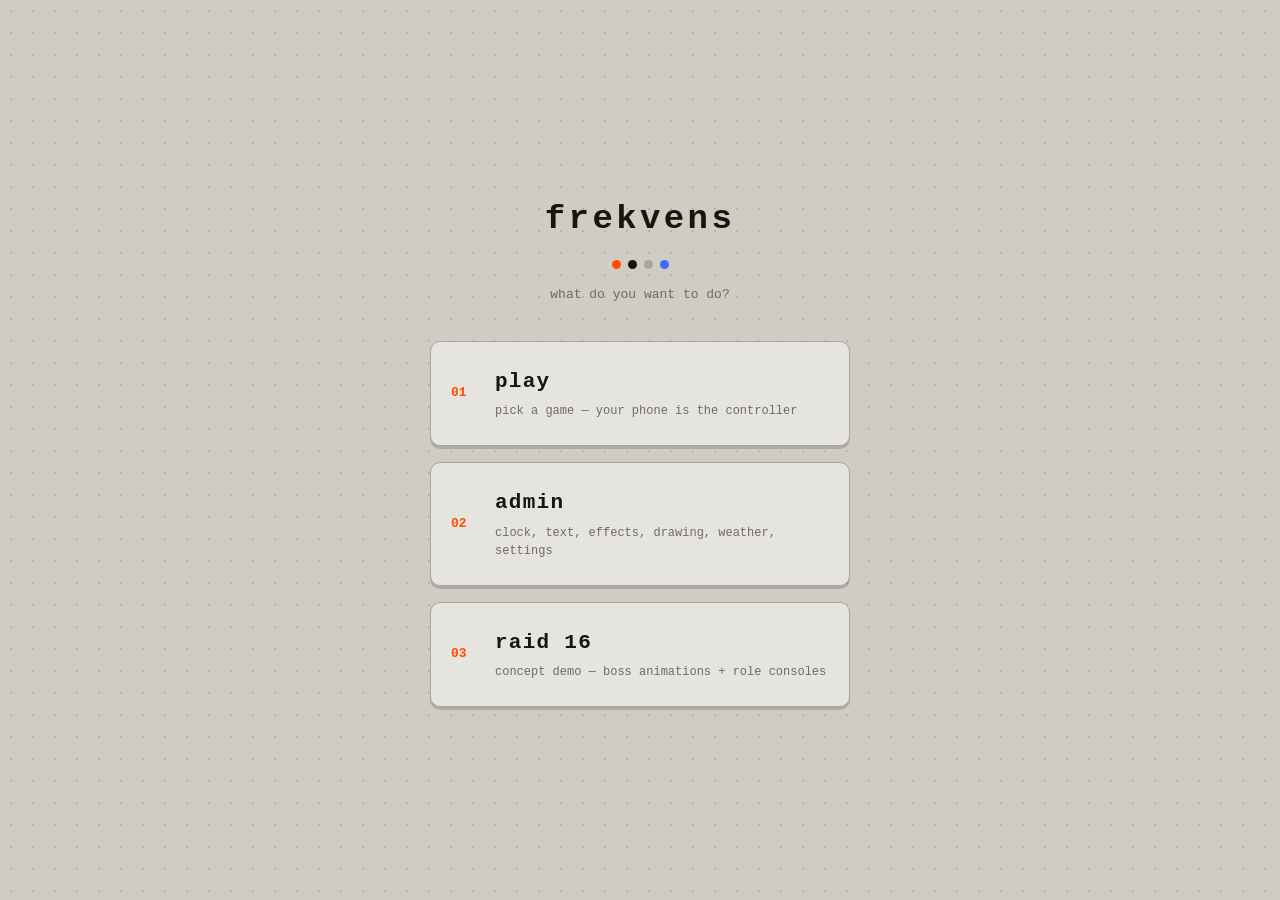
<file: esp32/data/index.html>
<!DOCTYPE html>
<html lang="en">
<head>
<meta charset="UTF-8">
<meta name="viewport" content="width=device-width, initial-scale=1">
<title>Frekvens</title>
<link rel="stylesheet" href="style.css">
</head>
<body>
<div class="landing">
  <h1 class="landing-logo">FREKVENS</h1>
  <p class="landing-sub">what do you want to do?</p>

  <a class="landing-card" href="play.html">
    <span class="landing-card-title">PLAY</span>
    <span class="landing-card-desc">pick a game — your phone is the controller</span>
  </a>

  <a class="landing-card" href="admin.html">
    <span class="landing-card-title">ADMIN</span>
    <span class="landing-card-desc">clock, text, effects, drawing, weather, settings</span>
  </a>

  <a class="landing-card" href="raid.html">
    <span class="landing-card-title">RAID 16</span>
    <span class="landing-card-desc">concept demo — boss animations + role consoles</span>
  </a>
</div>
</body>
</html>
</file>
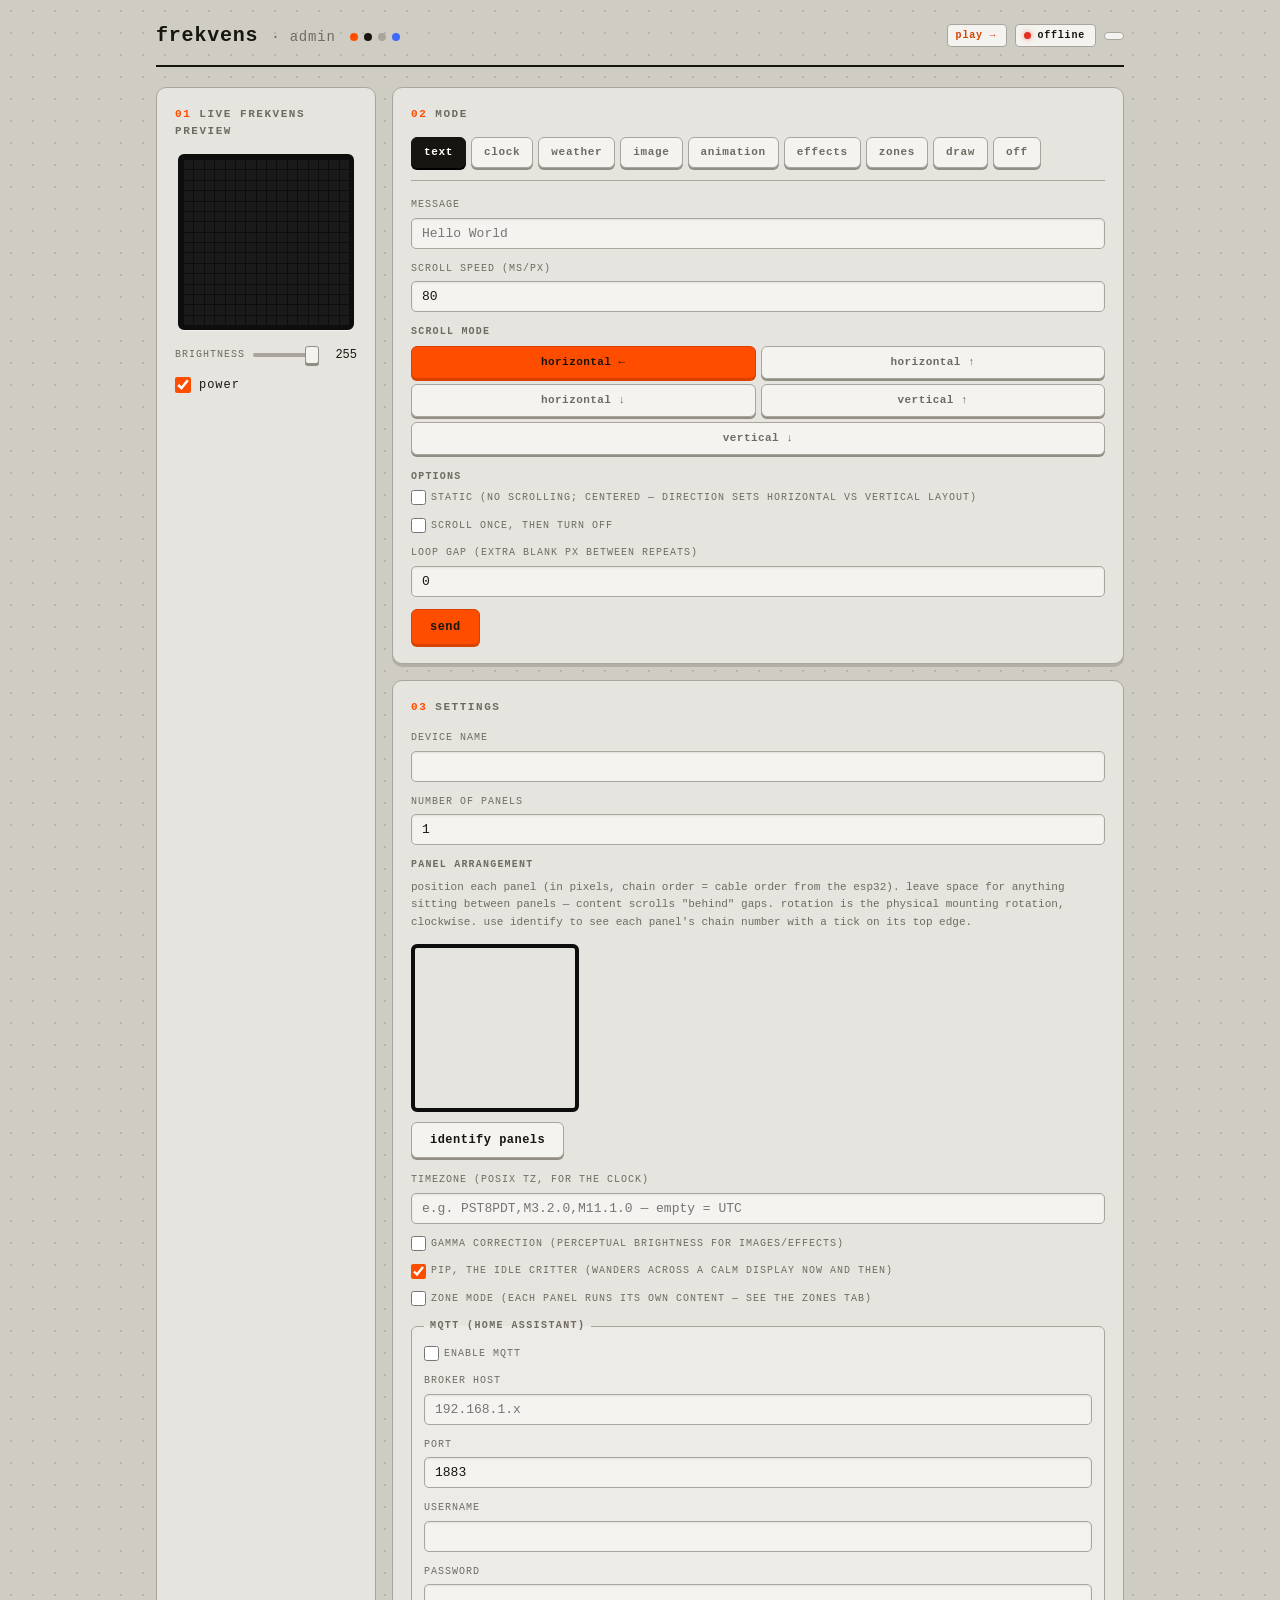
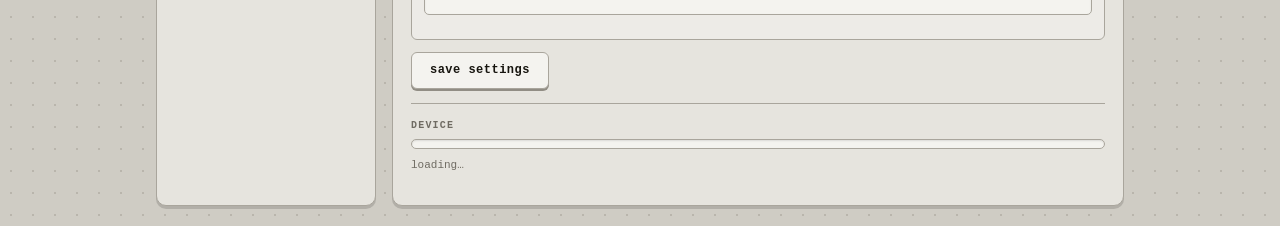
<file: esp32/data/admin.html>
<!DOCTYPE html>
<html lang="en">
<head>
<meta charset="UTF-8">
<meta name="viewport" content="width=device-width, initial-scale=1">
<title>Frekvens Controller</title>
<link rel="stylesheet" href="style.css">
</head>
<body>
<div class="app">
  <header>
    <h1><a href="index.html" class="home-link">Frekvens</a> <span class="crumb">· Admin</span></h1>
    <div class="status-bar">
      <a href="play.html" class="chip chip-link">Play →</a>
      <span id="conn-status" class="chip offline">Connecting…</span>
      <span id="ip-label" class="chip"></span>
    </div>
  </header>

  <div class="main-grid">
    <!-- Live preview -->
    <section class="panel preview-panel">
      <h2>Live Frekvens Preview</h2>
      <div class="canvas-wrap">
        <canvas id="preview" width="160" height="160"></canvas>
      </div>
      <div class="brightness-row">
        <label>Brightness</label>
        <input type="range" id="brightness" min="0" max="255" value="255">
        <span id="brightness-val">255</span>
      </div>
      <label class="power-row">
        <input type="checkbox" id="power" checked>
        <span>Power</span>
      </label>
    </section>

    <!-- Mode selector + controls -->
    <section class="panel controls-panel">
      <h2>Mode</h2>
      <div class="tabs" id="mode-tabs">
        <button class="tab active" data-mode="text">Text</button>
        <button class="tab"        data-mode="clock">Clock</button>
        <button class="tab"        data-mode="weather">Weather</button>
        <button class="tab"        data-mode="image">Image</button>
        <button class="tab"        data-mode="animation">Animation</button>
        <button class="tab"        data-mode="effects">Effects</button>
        <button class="tab"        data-mode="zones">Zones</button>
        <button class="tab"        data-mode="draw">Draw</button>
        <button class="tab"        data-mode="off">Off</button>
      </div>

      <!-- Text mode -->
      <div class="mode-pane active" id="pane-text">
        <label>Message
          <input type="text" id="text-input" maxlength="255" placeholder="Hello World">
        </label>
        <label>Scroll speed (ms/px)
          <input type="number" id="scroll-ms" min="20" max="500" value="80">
        </label>

        <h3>Scroll mode</h3>
        <div class="scroll-mode-grid" id="text-scroll-mode">
          <button type="button" class="segmented-btn active" data-mode="horizontal_west">Horizontal &#8592;</button>
          <button type="button" class="segmented-btn" data-mode="horizontal_north">Horizontal &#8593;</button>
          <button type="button" class="segmented-btn" data-mode="horizontal_south">Horizontal &#8595;</button>
          <button type="button" class="segmented-btn" data-mode="vertical_north">Vertical &#8593;</button>
          <button type="button" class="segmented-btn" data-mode="vertical_south">Vertical &#8595;</button>
        </div>

        <h3>Options</h3>
        <label class="inline-check">
          <input type="checkbox" id="text-static">
          Static (no scrolling; centered — direction sets horizontal vs vertical layout)
        </label>
        <label class="inline-check">
          <input type="checkbox" id="text-once">
          Scroll once, then turn off
        </label>
        <label>Loop gap (extra blank px between repeats)
          <input type="number" id="text-gap" min="0" max="64" value="0">
        </label>

        <button class="btn-primary" id="send-text">Send</button>
      </div>

      <!-- Clock mode -->
      <div class="mode-pane" id="pane-clock">
        <p class="hint">Hours over minutes with a blinking colon. Time comes from NTP —
        set your timezone in Settings (empty = UTC).</p>
        <h3>Format</h3>
        <div class="segmented" id="clock-format">
          <button type="button" class="segmented-btn active" data-h24="1">24-hour</button>
          <button type="button" class="segmented-btn" data-h24="0">12-hour</button>
        </div>
        <button class="btn-primary" id="send-clock">Show Clock</button>
      </div>

      <!-- Weather mode -->
      <div class="mode-pane" id="pane-weather">
        <p class="hint">The panel as a tiny window on the sky. "Live" tracks your Home Assistant
        forecast automatically; the rest are manual scenes to preview.</p>
        <div class="scroll-mode-grid weather-grid" id="weather-grid">
          <button type="button" class="segmented-btn" data-cond="auto">Live &#127756;</button>
          <button type="button" class="segmented-btn" data-cond="sunny">Sun</button>
          <button type="button" class="segmented-btn" data-cond="clear-night">Night</button>
          <button type="button" class="segmented-btn" data-cond="partlycloudy">Partly</button>
          <button type="button" class="segmented-btn" data-cond="cloudy">Clouds</button>
          <button type="button" class="segmented-btn" data-cond="fog">Fog</button>
          <button type="button" class="segmented-btn" data-cond="rainy">Rain</button>
          <button type="button" class="segmented-btn" data-cond="snowy">Snow</button>
          <button type="button" class="segmented-btn" data-cond="snowy-rainy">Sleet</button>
          <button type="button" class="segmented-btn" data-cond="lightning">Storm</button>
          <button type="button" class="segmented-btn" data-cond="windy">Wind</button>
        </div>
      </div>

      <!-- Image mode -->
      <div class="mode-pane" id="pane-image">
        <p class="hint">Upload a PNG/JPEG. It will be resized to the canvas (your panel arrangement's bounding box) and converted to 8-bit grayscale.</p>
        <label class="file-label">
          Choose file
          <input type="file" id="img-file" accept="image/*">
        </label>
        <label class="inline-check">
          <input type="checkbox" id="img-invert">
          Invert (swap dark/light)
        </label>
        <div id="img-preview-wrap" style="display:none">
          <canvas id="img-preview" width="160" height="160"></canvas>
        </div>
        <button class="btn-primary" id="upload-img" disabled>Upload &amp; Display</button>
        <hr>
        <h3>Saved images</h3>
        <ul id="image-list" class="file-list"></ul>
      </div>

      <!-- Animation mode -->
      <div class="mode-pane" id="pane-animation">
        <p class="hint">Upload a GIF. Each frame will be extracted and stored. Max 64KB total.</p>
        <label class="file-label">
          Choose GIF
          <input type="file" id="anim-file" accept="image/gif">
        </label>
        <label>Frame delay (ms)
          <input type="number" id="anim-frame-ms" min="20" max="2000" value="100">
        </label>
        <label class="inline-check">
          <input type="checkbox" id="anim-loop" checked>
          Loop
        </label>
        <label class="inline-check">
          <input type="checkbox" id="anim-invert">
          Invert (swap dark/light)
        </label>
        <div class="brightness-row">
          <label>Grey levels</label>
          <input type="range" id="anim-levels" min="2" max="17" value="17">
          <span id="anim-levels-val">Off</span>
        </div>
        <p class="hint">Slide left to collapse the animation into fewer, clearer shades. Applied when you upload.</p>
        <button class="btn-primary" id="upload-anim" disabled>Upload &amp; Play</button>
        <hr>
        <h3>Saved animations</h3>
        <ul id="anim-list" class="file-list"></ul>
      </div>

      <!-- Effects mode -->
      <div class="mode-pane" id="pane-effects">
        <p class="hint">Built-in generative effects, rendered live on the device — nothing to upload.</p>

        <h3>Toys</h3>
        <div class="scroll-mode-grid effect-grid">
          <button type="button" class="segmented-btn" data-effect="__snake__">Snake</button>
          <button type="button" class="segmented-btn" data-effect="__pong__">Pong</button>
          <button type="button" class="segmented-btn" data-effect="__bounce__">Bounce</button>
          <button type="button" class="segmented-btn" data-effect="__sand__">Sand</button>
          <button type="button" class="segmented-btn" data-effect="__life__">Life</button>
          <button type="button" class="segmented-btn" data-effect="__heart__">Heart</button>
          <button type="button" class="segmented-btn" data-effect="__critter__" title="Pip patrols on demand (he also wanders by on his own when the display is idle)">Pip</button>
        </div>

        <h3>Synth</h3>
        <div class="scroll-mode-grid effect-grid">
          <button type="button" class="segmented-btn" data-effect="__bars__">VU Bars</button>
          <button type="button" class="segmented-btn" data-effect="__scope__">Scope</button>
          <button type="button" class="segmented-btn" data-effect="__disco__">Party</button>
        </div>

        <h3>Nature</h3>
        <div class="scroll-mode-grid effect-grid">
          <button type="button" class="segmented-btn" data-effect="__rain__">Rain</button>
          <button type="button" class="segmented-btn" data-effect="__fire__">Fire</button>
          <button type="button" class="segmented-btn" data-effect="__ripple__">Ripples</button>
          <button type="button" class="segmented-btn" data-effect="__blobs__">Lava</button>
          <button type="button" class="segmented-btn" data-effect="__sparkle__">Sparkle</button>
          <button type="button" class="segmented-btn" data-effect="__fireworks__">Boom</button>
        </div>

        <h3>Space &amp; signal</h3>
        <div class="scroll-mode-grid effect-grid">
          <button type="button" class="segmented-btn" data-effect="__warp__">Warp</button>
          <button type="button" class="segmented-btn" data-effect="__radar__">Radar</button>
          <button type="button" class="segmented-btn" data-effect="__plasma__">Plasma</button>
          <button type="button" class="segmented-btn" data-effect="__static__">No Signal</button>
          <button type="button" class="segmented-btn" data-effect="__sweep__">Sweep</button>
        </div>

        <label>Speed (ms/frame)
          <input type="number" id="effect-ms" min="20" max="500" value="80">
        </label>
        <p class="hint">Click an effect to play it. Speed changes apply the next time you click.
        Try Snake or Pong slow (~120), Warp and Party fast (~50).</p>
      </div>

      <!-- Zones mode -->
      <div class="mode-pane" id="pane-zones">
        <p class="hint">Run different content on each physical panel at once — clock on one,
        Game of Life on another, Pong on a third, weather on a fourth. Turn on
        <strong>Zone mode</strong> in Settings first, then assign each panel below —
        assignments apply immediately, no save needed.</p>
        <p class="hint" id="zone-mode-warning" style="display:none">
          Zone mode is off — turn it on in Settings to see zone content on the panel.
          Assignments made here are saved either way.</p>
        <div id="zone-rows"></div>
        <p class="hint">Weather, Effect, and Game content each share one engine, so only
        ONE zone at a time can run each of those — set the other zone back to Off first to
        move it. Clock/Image/Text have no such limit.</p>
      </div>

      <!-- Draw mode -->
      <div class="mode-pane" id="pane-draw">
        <p class="hint">Left button paints, right button erases, Alt-click picks a color.
        Keys: B/E/L/R/F tools, arrows nudge, Ctrl+Z undo.</p>

        <div class="tool-row" id="draw-tools">
          <button type="button" class="tool-btn active" data-tool="brush"    title="Brush (B)">Brush</button>
          <button type="button" class="tool-btn" data-tool="eraser"   title="Eraser (E)">Erase</button>
          <button type="button" class="tool-btn" data-tool="line"     title="Line (L)">Line</button>
          <button type="button" class="tool-btn" data-tool="rect"     title="Rectangle (R)">Rect</button>
          <button type="button" class="tool-btn" data-tool="rectfill" title="Filled rectangle">Box</button>
          <button type="button" class="tool-btn" data-tool="circle"   title="Ellipse">Ring</button>
          <button type="button" class="tool-btn" data-tool="fill"     title="Flood fill (F)">Fill</button>
          <button type="button" class="tool-btn" data-tool="pick"     title="Eyedropper (Alt-click)">Pick</button>
        </div>
        <div class="tool-row" id="draw-toggles">
          <button type="button" class="tool-btn" id="draw-mirror-h" title="Mirror left-right while painting">Mirror H</button>
          <button type="button" class="tool-btn" id="draw-mirror-v" title="Mirror top-bottom while painting">Mirror V</button>
          <button type="button" class="tool-btn" id="draw-dither"   title="Paint on alternating pixels (checkerboard shading)">Dither</button>
          <button type="button" class="tool-btn" id="draw-live"     title="Paint straight onto the physical panel as you draw">Live&nbsp;⚡</button>
        </div>

        <div class="swatch-line">
          <div id="draw-swatches" class="swatch-row"></div>
          <input type="number" id="draw-brush-val" min="0" max="255" value="255" title="Exact brush value (0-255)">
        </div>

        <div class="canvas-wrap">
          <canvas id="draw-canvas" width="160" height="160"></canvas>
        </div>
        <div class="hint" id="draw-readout">&nbsp;</div>

        <div class="draw-actions">
          <button class="btn-secondary" id="draw-undo" title="Undo (Ctrl+Z)">Undo</button>
          <button class="btn-secondary" id="draw-redo" title="Redo (Ctrl+Shift+Z)">Redo</button>
          <button class="btn-secondary" id="draw-clear" title="Clear this frame to black">Clear</button>
          <button class="btn-secondary" id="draw-fill-white" title="Fill this frame with the brush value">Flood</button>
        </div>
        <div class="draw-actions">
          <button class="btn-secondary nudge" id="draw-left"  title="Nudge left (wraps)">&#8592;</button>
          <button class="btn-secondary nudge" id="draw-right" title="Nudge right">&#8594;</button>
          <button class="btn-secondary nudge" id="draw-up"    title="Nudge up">&#8593;</button>
          <button class="btn-secondary nudge" id="draw-down"  title="Nudge down">&#8595;</button>
          <button class="btn-secondary" id="draw-flip-h">Flip H</button>
          <button class="btn-secondary" id="draw-flip-v">Flip V</button>
          <button class="btn-secondary" id="draw-rot">Rot 90</button>
          <button class="btn-secondary" id="draw-invert">Invert</button>
        </div>

        <div class="draw-stamp-row">
          <input type="text" id="draw-stamp-text" maxlength="24" placeholder="text to stamp">
          <button class="btn-secondary" id="draw-stamp">Stamp</button>
        </div>

        <div class="draw-actions">
          <label class="file-label" style="margin-bottom:0">Import image
            <input type="file" id="draw-import" accept="image/*">
          </label>
          <button class="btn-secondary" id="draw-export-png" title="Download as a scaled-up PNG">PNG</button>
          <button class="btn-secondary" id="draw-export-file" title="Download the raw .raw / .anim file">.raw/.anim</button>
        </div>

        <hr>
        <h3>Frames</h3>
        <p class="hint">One frame sends as a still image; two or more send as a looping animation.
        Click a frame to edit it — changes save into the selected frame automatically.</p>
        <div id="frame-strip"></div>
        <div class="draw-frame-row">
          <button class="btn-secondary" id="frame-add"  title="Duplicate the selected frame and edit the copy">+ Add</button>
          <button class="btn-secondary" id="frame-del"  title="Delete the selected frame">Delete</button>
          <button class="btn-secondary" id="frame-prev" title="Move frame earlier">&#8592; Move</button>
          <button class="btn-secondary" id="frame-next" title="Move frame later">Move &#8594;</button>
        </div>
        <div class="draw-frame-row">
          <label class="frame-delay-label">Delay (ms)
            <input type="number" id="draw-anim-delay" min="20" max="10000" value="100" title="Delay for the SELECTED frame">
          </label>
          <label class="inline-check"><input type="checkbox" id="draw-onion" checked> Onion skin</label>
          <label class="inline-check"><input type="checkbox" id="draw-pingpong"> Ping-pong</label>
        </div>

        <div id="draw-anim-preview-wrap" style="display:none">
          <h3>Preview</h3>
          <div class="draw-frame-row">
            <button class="btn-secondary" id="prev-play" title="Play / pause">&#9654;/&#10074;&#10074;</button>
            <button class="btn-secondary" id="prev-step-b" title="Step back">&#8676;</button>
            <button class="btn-secondary" id="prev-step-f" title="Step forward">&#8677;</button>
          </div>
          <canvas id="draw-anim-preview" width="160" height="160"></canvas>
        </div>

        <label>Name
          <input type="text" id="draw-name" maxlength="24" placeholder="drawing">
        </label>
        <div class="draw-actions">
          <button class="btn-secondary" id="draw-preview-anim">Preview on Panel</button>
          <button class="btn-primary" id="draw-send">Send</button>
        </div>
      </div>

      <!-- Off mode -->
      <div class="mode-pane" id="pane-off">
        <p>Display is off.</p>
      </div>
    </section>

    <!-- Settings -->
    <section class="panel settings-panel">
      <h2>Settings</h2>
      <div class="settings-form">
        <label>Device name
          <input type="text" id="cfg-name" maxlength="31">
        </label>
        <label>Number of panels
          <input type="number" id="cfg-panels" min="1" max="4" value="1">
        </label>

        <h3>Panel arrangement</h3>
        <p class="hint">Position each panel (in pixels, chain order = cable order from the
        ESP32). Leave space for anything sitting between panels — content scrolls
        "behind" gaps. Rotation is the physical mounting rotation, clockwise.
        Use Identify to see each panel's chain number with a tick on its top edge.</p>
        <div id="layout-rows"></div>
        <div class="layout-preview-wrap">
          <canvas id="layout-preview" width="160" height="160"></canvas>
        </div>
        <button type="button" class="btn-secondary" id="identify-btn">Identify panels</button>

        <label>Timezone (POSIX TZ, for the clock)
          <input type="text" id="cfg-tz" maxlength="47" placeholder="e.g. PST8PDT,M3.2.0,M11.1.0 — empty = UTC">
        </label>
        <label class="inline-check">
          <input type="checkbox" id="cfg-gamma">
          Gamma correction (perceptual brightness for images/effects)
        </label>
        <label class="inline-check">
          <input type="checkbox" id="cfg-critter" checked>
          Pip, the idle critter (wanders across a calm display now and then)
        </label>
        <label class="inline-check">
          <input type="checkbox" id="cfg-zone-mode">
          Zone mode (each panel runs its own content — see the Zones tab)
        </label>
        <fieldset>
          <legend>MQTT (Home Assistant)</legend>
          <label class="inline-check">
            <input type="checkbox" id="cfg-mqtt-enabled">
            Enable MQTT
          </label>
          <label>Broker host
            <input type="text" id="cfg-mqtt-broker" placeholder="192.168.1.x">
          </label>
          <label>Port
            <input type="number" id="cfg-mqtt-port" value="1883">
          </label>
          <label>Username
            <input type="text" id="cfg-mqtt-user">
          </label>
          <label>Password
            <input type="password" id="cfg-mqtt-pass">
          </label>
        </fieldset>
        <button class="btn-secondary" id="save-cfg">Save settings</button>

        <hr>
        <h3>Device</h3>
        <div class="storage-bar"><div id="storage-fill"></div></div>
        <div class="hint" id="device-info">Loading…</div>
      </div>
    </section>
  </div>
</div>
<script src="app.js"></script>
</body>
</html>
</file>
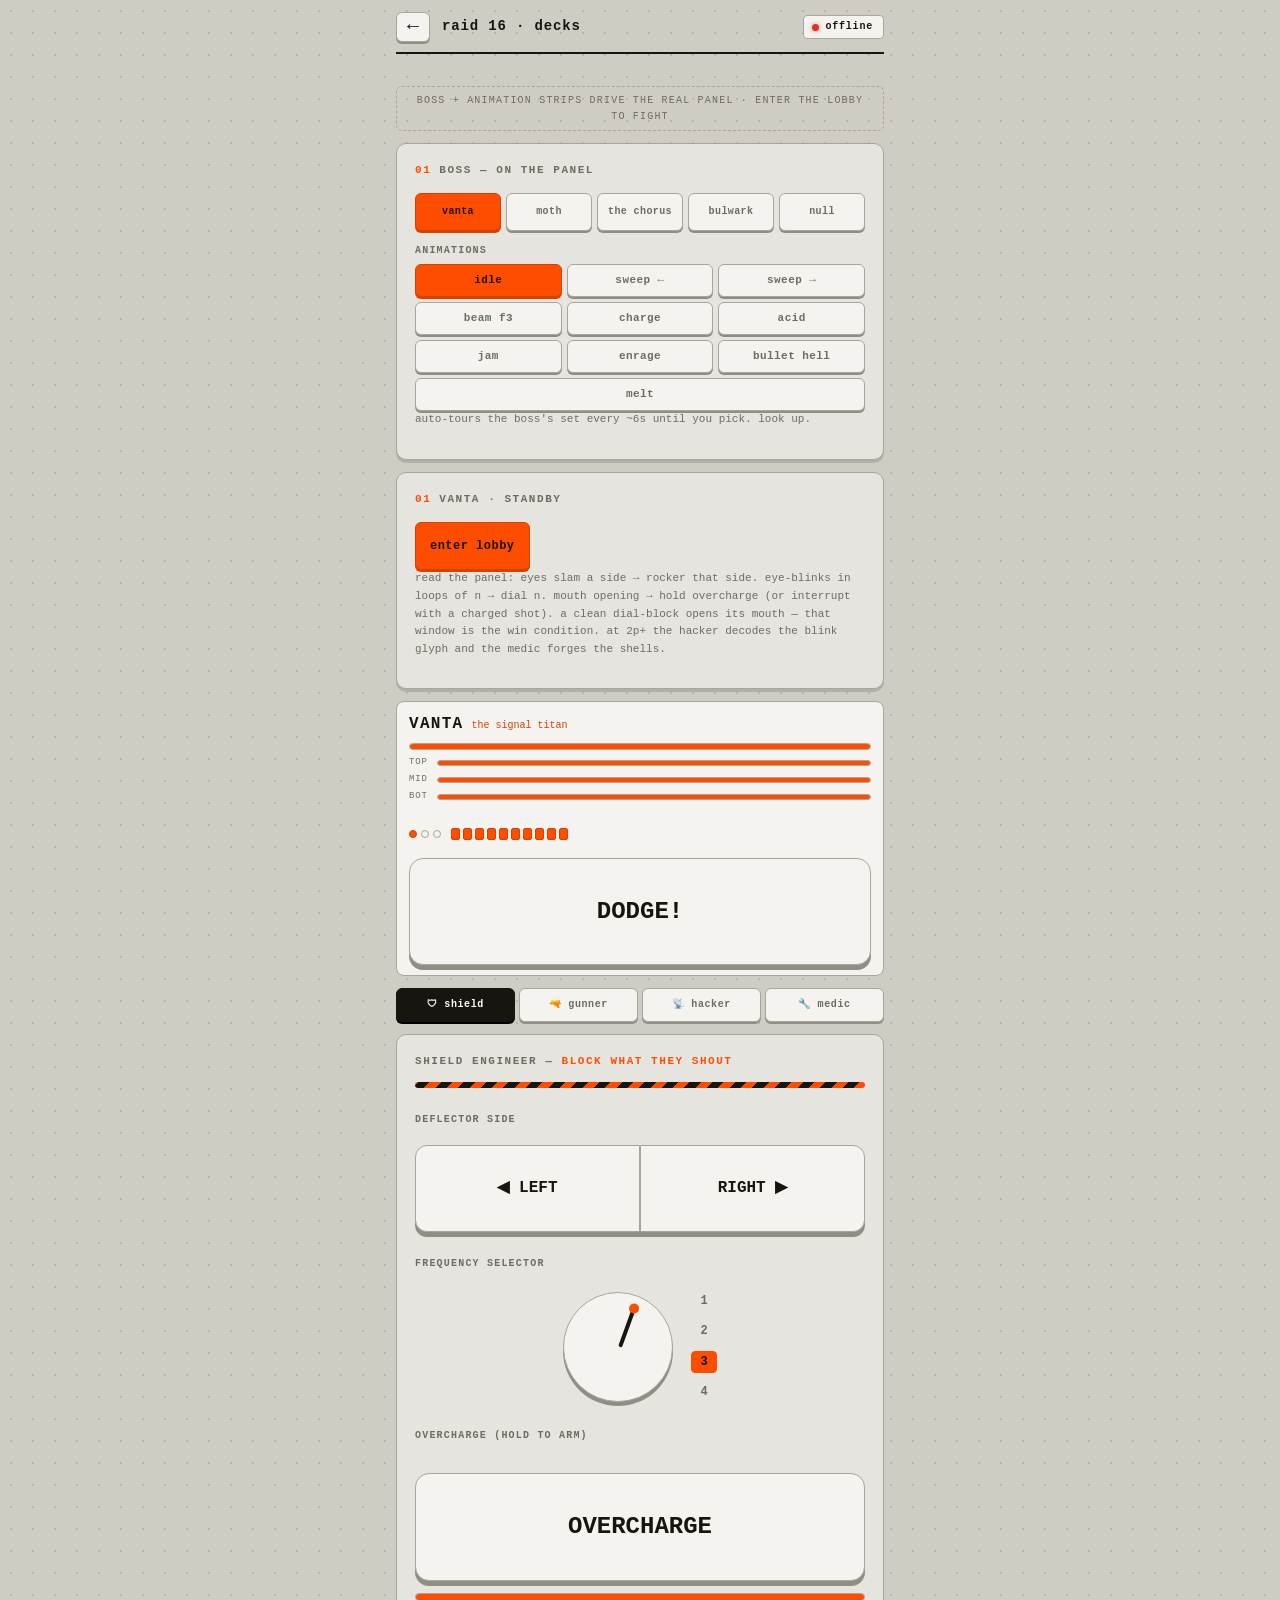
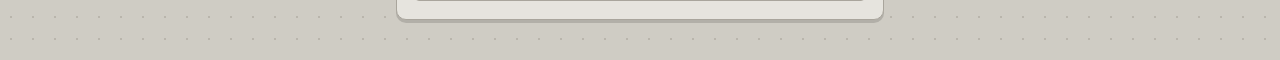
<file: esp32/data/raid.html>
<!DOCTYPE html>
<html lang="en">
<head>
<meta charset="UTF-8">
<meta name="viewport" content="width=device-width, initial-scale=1, maximum-scale=1, user-scalable=no">
<title>Raid 16 — Decks</title>
<link rel="stylesheet" href="style.css">
<style>
/* ==== Raid deck styles, layered on the TE theme (style.css) ==== */
.raid { max-width: 520px; margin: 0 auto; padding: 12px 16px 40px;
        display: flex; flex-direction: column; gap: 12px; }
.raid-banner { font-size: 10px; letter-spacing: 0.12em; text-transform: uppercase;
  color: var(--text-dim); border: 1px dashed var(--border); border-radius: 6px;
  padding: 6px 10px; text-align: center; }

/* boss + anim strips */
.boss-strip { display: flex; gap: 5px; }
.boss-strip .segmented-btn { padding: 10px 2px; font-size: 10px; }
.anim-grid { display: flex; flex-wrap: wrap; gap: 5px; }
.anim-grid .segmented-btn { flex: 1 1 30%; }

/* cockpit header — shared frame above whichever deck is open */
.cockpit { display: flex; flex-direction: column; gap: 6px;
  background: var(--surface2); border: 1px solid var(--border);
  border-radius: 8px; padding: 10px 12px; }
.nameplate { display: flex; align-items: baseline; gap: 8px; }
.np-name { font-size: 16px; font-weight: 700; letter-spacing: 0.08em; }
.np-epithet { font-size: 10px; color: var(--accent2); text-transform: lowercase; }
.cockpit-row { display: flex; align-items: center; gap: 10px; flex-wrap: wrap; }
.phase-pips { display: flex; gap: 4px; }
.pip { width: 8px; height: 8px; border-radius: 50%; border: 1px solid var(--border); }
.pip.on { background: var(--accent); border-color: var(--accent2); }
.hull-leds { display: flex; gap: 3px; }
.hled { width: 9px; height: 12px; border-radius: 2px; background: var(--accent);
  border: 1px solid var(--accent2); }
.hled.off { background: var(--surface); border-color: var(--border); }
.lane-tag { margin-left: auto; font-size: 10px; letter-spacing: 0.12em;
  text-transform: uppercase; color: var(--text-dim);
  border: 1px solid var(--border); border-radius: 4px; padding: 2px 8px; }
.lane-tag.vuln { color: var(--ink); background: var(--accent);
  border-color: var(--accent2); animation: flick 0.4s infinite; }
.hp-bar { height: 7px; border-radius: 4px; background: var(--surface);
  border: 1px solid var(--border); overflow: hidden; }
#hp-fill { height: 100%; width: 100%; background: var(--accent);
  transition: width 0.15s linear; }
.deck-alert { text-align: center; font-size: 11px; font-weight: 700;
  letter-spacing: 0.14em; text-transform: uppercase; color: var(--ink);
  background: var(--accent); border-radius: 6px; padding: 8px;
  animation: flick 0.5s infinite; }
.bigbtn.dodge { animation: flick 0.3s infinite; }
.cockpit.fx-good { box-shadow: 0 0 0 2px #27b537; }
.cockpit.fx-bad  { box-shadow: 0 0 0 2px var(--accent); }
@keyframes bash-shake { 0%,100% { transform: translateX(0); }
  25% { transform: translateX(-3px); } 75% { transform: translateX(3px); } }
.bashing { animation: bash-shake 0.25s infinite; }
/* D4 BASH: the controls actually rearrange — flag it so the displacement reads
   as damage rather than a rendering glitch. */
.deck.remapped { outline: 1px dashed var(--accent); outline-offset: 4px; }
.deck.remapped .deck-head::after { content: " · CONTROLS DISPLACED";
  color: var(--accent); }
/* forge grade: the Medic's live trace quality (clean traces never dud) */
.forge-grade { text-align: center; font-size: 10px; letter-spacing: 0.12em;
  text-transform: uppercase; color: #27b537; }
.forge-grade.bad { color: var(--accent); font-weight: 700; }
.head-bars { display: flex; flex-direction: column; gap: 3px; }
.head-bars .head { display: flex; align-items: center; gap: 6px; }
.head-bars .head-lbl { font-size: 9px; letter-spacing: 0.1em; text-transform: uppercase;
  color: var(--text-dim); width: 22px; }
.head-bars .hp-bar { flex: 1; height: 6px; }
.head-bars .hp-bar > div { height: 100%; width: 100%; background: var(--accent);
  transition: width 0.15s linear; }
.head-bars .head.dead .hp-bar { opacity: 0.35; }
.head-bars .head.dead .head-lbl { text-decoration: line-through; }
.head-bars .head.aimed .head-lbl { color: var(--accent2); font-weight: 700; }
.head-bars .head.lead .hp-bar { outline: 1px solid var(--accent2); }
.round-strip { display: flex; gap: 4px; justify-content: center; font-size: 10px;
  letter-spacing: 0.12em; text-transform: uppercase; color: var(--text-dim); }
.round-strip .rd { width: 14px; height: 5px; border-radius: 2px;
  background: var(--surface); border: 1px solid var(--border); }
.round-strip .rd.done { background: var(--border); }
.round-strip .rd.now  { background: var(--accent); border-color: var(--accent2); }
.round-strip.announcing { color: var(--accent); animation: flick 0.4s infinite; }
.aim-lbl { text-align: center; font-size: 10px; letter-spacing: 0.1em;
  text-transform: uppercase; color: var(--text-dim); margin-top: 4px; }
.aim-lbl b { color: var(--accent2); }
.run-strip { display: flex; gap: 5px; align-items: center; justify-content: center;
  font-size: 10px; letter-spacing: 0.12em; text-transform: uppercase;
  color: var(--text-dim); }
.run-strip .leg { width: 16px; height: 6px; border-radius: 2px;
  background: var(--surface); border: 1px solid var(--border); }
.run-strip .leg.done { background: var(--accent2); }
.run-strip .leg.now  { background: var(--accent); border-color: var(--accent2); }
.draft-grid { display: flex; flex-direction: column; gap: 8px; }
.draft-grid .card { text-align: left; padding: 12px 14px; }
.draft-grid .card b { display: block; font-size: 13px; letter-spacing: 0.08em; }
.draft-grid .card span { font-size: 11px; color: var(--text-dim); }
.mod-strip { display: flex; gap: 4px; flex-wrap: wrap; justify-content: center; }
.mod-strip .mod { font-size: 9px; letter-spacing: 0.1em; text-transform: uppercase;
  color: var(--ink); background: var(--accent2); border-radius: 3px; padding: 1px 5px; }
.mut-strip { display: flex; gap: 4px; flex-wrap: wrap; justify-content: center; }
.mut-strip .mut { font-size: 9px; letter-spacing: 0.1em; text-transform: uppercase;
  color: var(--accent2); border: 1px solid var(--accent2); border-radius: 3px;
  padding: 1px 5px; }
.stats-grid { display: grid; grid-template-columns: 1fr 1fr; gap: 6px 14px; }
.stats-grid .srow { display: flex; justify-content: space-between;
  border-bottom: 1px dashed var(--border); padding: 3px 0; font-size: 12px; }
.stats-grid .srow b { color: var(--accent2); }

/* deck tabs + panes */
.deck-tabs { display: flex; gap: 4px; flex-wrap: wrap; }
.deck-tabs .tab { flex: 1; text-align: center; padding: 8px 2px; font-size: 10px; }
.deck { display: none; flex-direction: column; gap: 12px; }
.deck.active { display: flex; }
.deck-head { font-size: 11px; font-weight: 700; letter-spacing: 0.14em;
  text-transform: uppercase; color: var(--text-dim); }
.deck-head b { color: var(--accent); }

/* --- shield: the breaker panel --- */
.hazard { height: 6px; border-radius: 3px;
  background: repeating-linear-gradient(-45deg, var(--accent) 0 8px, var(--ink) 8px 16px); }
.seesaw { display: flex; gap: 0; border-radius: 12px; overflow: visible;
  transition: transform 0.08s; }
.seesaw.tilt-l { transform: rotate(-3deg); }
.seesaw.tilt-r { transform: rotate(3deg); }
.seesaw .bigbtn { flex: 1; padding: 30px 10px; font-size: 16px; }
.seesaw .bigbtn:first-child { border-radius: 12px 0 0 12px; }
.seesaw .bigbtn:last-child  { border-radius: 0 12px 12px 0; }
.knob-wrap { display: flex; align-items: center; gap: 18px; justify-content: center; }
#freq-knob { width: 110px; height: 110px; border-radius: 50%; position: relative;
  background: var(--surface2); border: 1px solid var(--border);
  box-shadow: 0 4px 0 var(--edge); touch-action: none; }
#freq-knob .stem { position: absolute; left: 50%; top: 50%; width: 4px; height: 44px;
  background: var(--ink); border-radius: 2px; transform-origin: 50% 0;
  transform: rotate(0deg); }
#freq-knob .stem::after { content: ""; position: absolute; bottom: -2px; left: -3px;
  width: 10px; height: 10px; border-radius: 50%; background: var(--accent); }
.knob-detents { display: flex; flex-direction: column; gap: 8px; }
.knob-detents span { font-size: 12px; font-weight: 700; color: var(--text-dim);
  border: 1px solid transparent; border-radius: 4px; padding: 1px 8px; }
.knob-detents span.on { color: var(--ink); border-color: var(--accent);
  background: var(--accent); }
.pullbar { position: relative; overflow: hidden; }
.pullbar .fill { position: absolute; inset: 0; width: 0%;
  background: var(--accent); opacity: 0.5; transition: width 0.1s linear; }
.cap-gauge { height: 8px; border-radius: 4px; background: var(--surface2);
  border: 1px solid var(--border); overflow: hidden; }
.cap-gauge > div { height: 100%; width: 100%; background: var(--accent); }

/* --- gunner: the artillery station --- */
.crank-wrap { display: flex; align-items: center; gap: 16px; justify-content: center; }
#crank { width: 130px; height: 130px; border-radius: 50%;
  border: 1px solid var(--border); box-shadow: 0 4px 0 var(--edge);
  background: conic-gradient(var(--accent) 0deg, var(--surface2) 0deg);
  display: flex; align-items: center; justify-content: center;
  touch-action: none; user-select: none; font-size: 11px; color: var(--text-dim);
  text-transform: uppercase; letter-spacing: 0.1em; text-align: center;
  position: relative; }
#crank::before { content: ""; position: absolute; inset: 6px; border-radius: 50%;
  background:
    repeating-conic-gradient(transparent 0 28deg, var(--border) 28deg 30deg);
  -webkit-mask: radial-gradient(transparent 58%, #000 60%);
          mask: radial-gradient(transparent 58%, #000 60%); }
.breach-tray { display: flex; align-items: center; justify-content: center; gap: 16px;
  background: var(--surface2); border: 1px solid var(--border); border-radius: 8px;
  padding: 10px; }
.shell { border-radius: 4px 10px 10px 4px; border: 1px solid var(--border);
  background: var(--surface); }
.shell.ping  { width: 26px; height: 16px; }
.shell.heavy { width: 44px; height: 16px; }
.shell.loaded { background: var(--accent); border-color: var(--accent2); }
.shell-lbl { font-size: 9px; letter-spacing: 0.1em; text-transform: uppercase;
  color: var(--text-dim); text-align: center; }
.aim-strip { display: flex; justify-content: center; gap: 6px; margin-top: 4px; }
.lamp { width: 10px; height: 10px; border-radius: 50%; border: 1px solid var(--border); }
.lamp.on { background: var(--accent); border-color: var(--accent2); }
.fire-rig { position: relative; }
#fire-cover { position: absolute; inset: 0; z-index: 2; border-radius: 14px;
  background: repeating-linear-gradient(-45deg, var(--surface2) 0 10px, var(--surface) 10px 20px);
  border: 1px solid var(--border); display: flex; align-items: center;
  justify-content: center; font-size: 10px; letter-spacing: 0.14em;
  text-transform: uppercase; color: var(--text-dim);
  transition: transform 0.18s, opacity 0.18s; transform-origin: left center; }
#fire-cover.open { transform: rotateY(70deg) translateX(-8px); opacity: 0; pointer-events: none; }
.deck.kick { animation: kick 0.18s; }
@keyframes kick { 30% { transform: translateY(4px); } }

/* --- hacker: the terminal --- */
.crt { background: var(--screen); border-radius: 8px; border: 5px solid var(--screen);
  box-shadow: inset 0 0 0 1px #000; padding: 10px 12px; overflow: hidden;
  position: relative; }
.crt::after { content: ""; position: absolute; inset: 0; pointer-events: none;
  background: repeating-linear-gradient(0deg, transparent 0 3px, rgba(0,0,0,0.25) 3px 4px); }
.crt .line { font-size: 18px; letter-spacing: 0.5em; white-space: nowrap;
  color: #f5a623; opacity: 0.4; }
.crt .line.live { opacity: 1; text-shadow: 0 0 6px #f5a62388; }
.crt .line.flicker { animation: flick 0.5s infinite; }
@keyframes flick { 50% { opacity: 0.25; } }
#waveform { display: block; width: 100%; height: 34px; background: var(--screen);
  border-radius: 6px; border: 4px solid var(--screen); }
.scan-rig { position: relative; }
#scan-arc { position: absolute; right: 14px; top: 50%; transform: translateY(-50%);
  width: 26px; height: 26px; border-radius: 50%;
  background: conic-gradient(var(--accent) 0deg, transparent 0deg); opacity: 0.9; }
.codebook { display: flex; gap: 8px; justify-content: center; flex-wrap: wrap;
  background: var(--surface2); border: 1px solid var(--border); border-radius: 8px;
  padding: 8px; }
.codebook span { font-size: 13px; color: var(--text); }
.codebook b { color: var(--accent2); }

/* --- medic: the workbench --- */
.forge { display: grid; grid-template-columns: repeat(2, 62px); gap: 12px;
  justify-content: center; }
.node { width: 62px; height: 62px; border-radius: 50%;
  background: var(--surface2); border: 1px solid var(--border);
  box-shadow: 0 3px 0 var(--edge); display: flex; align-items: center;
  justify-content: center; font-weight: 700; color: var(--text-dim); }
.node.lit { background: var(--accent); color: var(--ink); border-color: var(--accent2); }
.tube-rig { position: relative; height: 46px; display: flex; align-items: center;
  justify-content: center; }
#capsule { position: absolute; width: 30px; height: 16px; border-radius: 8px;
  background: var(--accent); border: 1px solid var(--accent2); opacity: 0;
  transition: transform 0.5s cubic-bezier(0.5,0,1,1), opacity 0.1s 0.45s;
  /* Pure decoration, and it sits centred right on top of the send button —
     without this it swallows the tap that fires the shell. */
  pointer-events: none; }
#capsule.whoosh { transform: translateY(-70px); opacity: 1; }
.triage { display: flex; gap: 8px; justify-content: center; }
.tri-icon { width: 54px; border: 1px solid var(--border); border-radius: 6px;
  background: var(--surface2); padding: 5px 0; text-align: center;
  font-size: 9px; letter-spacing: 0.08em; text-transform: uppercase;
  color: var(--text-dim); }
.tri-icon .dot { width: 8px; height: 8px; border-radius: 50%; margin: 0 auto 3px;
  background: #27b537; }
.tri-icon.alert .dot { background: var(--accent); animation: flick 0.6s infinite; }
.wipe-pad { position: relative; height: 100px; border-radius: 8px;
  background: var(--screen); border: 4px solid var(--screen); touch-action: none; }
.slime { position: absolute; width: 34px; height: 26px; border-radius: 45%;
  background: #7ea832; opacity: 0.9; transition: opacity 0.2s; }
.repair-rig { position: relative; }
#rep-collar { position: absolute; right: 14px; top: 50%; transform: translateY(-50%);
  width: 26px; height: 26px; border-radius: 50%;
  background: conic-gradient(var(--accent) 0deg, var(--surface) 0deg); }

/* --- pilot: the cockpit --- */
.quadrants { display: grid; grid-template-columns: 1fr 1fr; gap: 10px; position: relative; }
.quad { border: 1px solid var(--border); border-radius: 8px; background: var(--surface2);
  padding: 10px; display: flex; flex-direction: column; gap: 8px; min-height: 108px; }
.quad h4 { font-size: 9px; letter-spacing: 0.12em; text-transform: uppercase;
  color: var(--text-dim); }
.quad.alert { border-color: var(--accent); box-shadow: 0 0 0 1px var(--accent); }
.mini-row { display: flex; gap: 4px; }
.mini-row .segmented-btn { padding: 8px 2px; font-size: 11px; }
#alert-diamond { position: absolute; left: 50%; top: 50%; width: 22px; height: 22px;
  transform: translate(-50%,-50%) rotate(45deg); background: var(--accent);
  border: 2px solid var(--accent2); z-index: 2; transition: transform 0.3s; }
.mini-glyph { font-size: 14px; letter-spacing: 0.4em; color: #f5a623;
  background: var(--screen); border-radius: 4px; padding: 4px 8px; }
</style>
</head>
<body class="play-body">
<div class="raid">
  <header class="play-header">
    <a href="index.html" class="play-back">&#8592;</a>
    <span class="play-logo">raid 16 &middot; decks</span>
    <span id="raid-conn" class="chip offline">&hellip;</span>
  </header>

  <p class="raid-banner" id="raid-banner">boss + animation strips drive the real panel &middot;
     enter the lobby to fight</p>

  <!-- boss + animation selection (REAL: drives the display; showcase only) -->
  <section class="panel" id="showcase-card">
    <h2>boss &mdash; on the panel</h2>
    <div class="boss-strip" id="boss-strip"></div>
    <h3>animations</h3>
    <div class="anim-grid" id="anim-grid"></div>
    <p class="hint">auto-tours the boss's set every ~6s until you pick. look up.</p>
  </section>

  <!-- M1: the VANTA fight — lobby / fight flow -->
  <section class="panel">
    <h2>vanta &middot; <span id="fight-st">standby</span></h2>
    <div id="lobby-ui" hidden>
      <h3>boss</h3>
      <div class="boss-strip" id="fboss-strip">
        <button class="segmented-btn active" data-b="V">vanta</button>
        <button class="segmented-btn" data-b="M">moth</button>
        <button class="segmented-btn" data-b="C">chorus</button>
        <button class="segmented-btn" data-b="B">bulwark</button>
      </div>
      <h3>party size</h3>
      <div class="boss-strip" id="party-strip">
        <button class="segmented-btn active" data-p="1">1 &middot; pilot</button>
        <button class="segmented-btn" data-p="2">2 &middot; bundles</button>
        <button class="segmented-btn" data-p="3">3</button>
        <button class="segmented-btn" data-p="4">4</button>
      </div>
      <h3>sim level</h3>
      <div class="rocker">
        <button class="btn-secondary" id="diff-cycle" style="flex:1">D2 &middot; FIELD</button>
        <span class="lane-tag" id="assist-chip" hidden>ASSISTED</span>
      </div>
    </div>
    <div class="rocker">
      <button class="btn-primary" id="fight-start" style="flex:1;padding:14px">ENTER LOBBY</button>
      <button class="btn-secondary" id="fight-stop" style="flex:0 0 90px" hidden>back</button>
    </div>
    <button class="btn-secondary" id="run-start" style="width:100%" hidden>START GAUNTLET &mdash; 3 bosses, one run</button>
    <div class="run-strip" id="run-strip" hidden></div>
    <p class="hint" id="fight-hint">read the panel: eyes slam a side &rarr; rocker that side.
      eye-blinks in loops of N &rarr; dial N. mouth opening &rarr; hold OVERCHARGE (or interrupt
      with a charged shot). a clean dial-block opens its mouth &mdash; that window is the win
      condition. at 2p+ the hacker decodes the blink glyph and the medic forges the shells.</p>
  </section>

  <!-- draft: 1 of 3 mod cards between gauntlet fights -->
  <section class="panel" id="draft-card" hidden>
    <h2>draft &mdash; pick one</h2>
    <div class="draft-grid" id="draft-grid"></div>
    <p class="hint">per-run only &mdash; mods never carry to the next run. hull
      restores +3 going into the next boss.</p>
  </section>

  <!-- stats (win / lose) -->
  <section class="panel" id="stats-card" hidden>
    <h2 id="stats-res">victory</h2>
    <div class="stats-grid" id="stats-grid"></div>
    <div class="rocker">
      <button class="btn-primary" id="stats-rematch" style="flex:1;padding:14px">REMATCH</button>
      <button class="btn-secondary" id="stats-exit" style="flex:0 0 90px">lobby</button>
    </div>
  </section>

  <!-- cockpit header (shared deck frame) -->
  <div class="cockpit" id="cockpit">
    <div class="nameplate">
      <span class="np-name" id="np-name">VANTA</span>
      <span class="np-epithet" id="np-epithet">the signal titan</span>
    </div>
    <div class="hp-bar" id="hp-single"><div id="hp-fill"></div></div>
    <div class="head-bars" id="head-bars" hidden>
      <div class="head"><span class="head-lbl">top</span><div class="hp-bar"><div></div></div></div>
      <div class="head"><span class="head-lbl">mid</span><div class="hp-bar"><div></div></div></div>
      <div class="head"><span class="head-lbl">bot</span><div class="hp-bar"><div></div></div></div>
    </div>
    <div class="round-strip" id="round-strip" hidden></div>
    <div class="mut-strip" id="mut-strip" hidden></div>
    <div class="mod-strip" id="mod-strip" hidden></div>
    <div class="cockpit-row">
      <div class="phase-pips" id="phase-pips"><span class="pip on"></span><span class="pip"></span><span class="pip"></span></div>
      <div class="hull-leds" id="hull-leds"></div>
      <span class="lane-tag" id="enrage-tag" hidden>enrage</span>
      <span class="lane-tag vuln" id="vuln-tag" hidden>VULN &mdash; FIRE!</span>
      <span class="lane-tag vuln" id="visor-tag" hidden>VISOR OPEN &mdash; HEAVY!</span>
      <span class="lane-tag" id="dust-tag" hidden>DUST &mdash; lanes hidden</span>
    </div>
    <div class="deck-alert" id="deck-alert" hidden></div>
    <button class="bigbtn wide dodge" id="dodge" hidden>DODGE!</button>
  </div>

  <!-- deck tabs -->
  <div class="deck-tabs" id="deck-tabs">
    <button class="tab active" data-d="shl">&#128737; shield</button>
    <button class="tab" data-d="gun">&#128299; gunner</button>
    <button class="tab" data-d="hck">&#128225; hacker</button>
    <button class="tab" data-d="med">&#128295; medic</button>
    <button class="tab" data-d="pil">&#128640; pilot</button>
  </div>

  <!-- SHIELD — the breaker panel -->
  <section class="panel deck active" id="deck-shl">
    <div class="deck-head">shield engineer &mdash; <b>block what they shout</b></div>
    <div class="hazard"></div>
    <div class="deck-alert" id="xwire-shl" hidden>CROSSWIRED — your OVERCHARGE is on the gunner's deck</div>
    <h3>deflector side</h3>
    <div class="seesaw" id="seesaw">
      <button class="bigbtn" id="shl-l">&#9664; LEFT</button>
      <button class="bigbtn" id="shl-r">RIGHT &#9654;</button>
    </div>
    <h3>frequency selector</h3>
    <div class="knob-wrap">
      <div id="freq-knob"><div class="stem" id="knob-stem"></div></div>
      <div class="knob-detents" id="knob-detents">
        <span data-f="1">1</span><span data-f="2">2</span>
        <span data-f="3">3</span><span data-f="4">4</span>
      </div>
    </div>
    <h3>overcharge (hold to arm)</h3>
    <button class="bigbtn wide pullbar" id="shl-over"><span class="fill" id="over-fill"></span>OVERCHARGE</button>
    <div class="cap-gauge"><div id="cap-fill"></div></div>
    <div class="deck-alert" id="shl-cd-alert" hidden>SHIELD COOLING &mdash; you committed to a feint</div>
  </section>

  <!-- GUNNER — the artillery station -->
  <section class="panel deck" id="deck-gun">
    <div class="deck-head">weapons loader &mdash; <b>no shell, no shot</b></div>
    <div class="deck-alert" id="xwire-gun" hidden>CROSSWIRED — your FIRE control is on the shield's deck</div>
    <h3>flywheel</h3>
    <div class="crank-wrap"><div id="crank"><span>crank<br>0%</span></div></div>
    <h3>breach</h3>
    <div class="breach-tray">
      <div><div class="shell ping" id="shell-ping"></div><div class="shell-lbl">slot 1</div></div>
      <div><div class="shell heavy" id="shell-heavy"></div><div class="shell-lbl">slot 2</div></div>
      <button class="btn-secondary" id="mock-load">mock: load</button>
    </div>
    <p class="hint" id="breach-hint" hidden>2p+: shells come from the medic's forge &mdash; no shell, no shot.</p>
    <h3>aim</h3>
    <div class="seesaw" id="aim-seesaw">
      <button class="bigbtn" id="gun-l">&#9664;</button>
      <button class="bigbtn" id="gun-r">&#9654;</button>
    </div>
    <div class="aim-strip">
      <span class="lamp" id="lampL"></span><span class="lamp on" id="lampM"></span><span class="lamp" id="lampR"></span>
    </div>
    <div class="aim-lbl" id="aim-lbl" hidden>target: <b id="aim-name">mid</b></div>
    <h3>fire control</h3>
    <div class="fire-rig" id="fire-rig">
      <div id="fire-cover">swipe to arm</div>
      <button class="bigbtn wide" id="fire">FIRE</button>
    </div>
    <button class="btn-secondary" id="fire-ping" hidden>FIRE PING &mdash; provoke</button>
  </section>

  <!-- HACKER — the terminal -->
  <section class="panel deck" id="deck-hck">
    <div class="deck-head">signal hacker &mdash; <b>the blinks pick the live line</b></div>
    <h3>telemetry</h3>
    <div class="crt">
      <div class="line" id="gl0"></div>
      <div class="line live" id="gl1"></div>
      <div class="line" id="gl2"></div>
    </div>
    <h3>boss cadence</h3>
    <canvas id="waveform" width="300" height="26"></canvas>
    <div class="scan-rig">
      <button class="bigbtn wide" id="scan">SCAN WEAK SIDE</button>
      <div id="scan-arc"></div>
    </div>
    <h3>codebook (reshuffles every fight)</h3>
    <div class="codebook" id="codebook"></div>
  </section>

  <!-- MEDIC — the workbench -->
  <section class="panel deck" id="deck-med">
    <div class="deck-head">systems medic &mdash; <b>everyone screams at you</b></div>
    <h3>triage board</h3>
    <div class="triage">
      <div class="tri-icon" id="tri-shl"><div class="dot"></div>shl</div>
      <div class="tri-icon" id="tri-gun"><div class="dot"></div>gun</div>
      <div class="tri-icon" id="tri-hck"><div class="dot"></div>hck</div>
      <div class="tri-icon" id="tri-med"><div class="dot"></div>med</div>
    </div>
    <h3>shell forge (trace 1&rarr;4, then send)</h3>
    <div class="forge">
      <button class="node" id="node-1" data-n="1">1</button><button class="node" id="node-2" data-n="2">2</button>
      <button class="node" id="node-3" data-n="3">3</button><button class="node" id="node-4" data-n="4">4</button>
    </div>
    <div class="forge-grade" id="forge-grade" hidden></div>
    <div class="forge-grade bad" id="forge-cheap" hidden>cheap shells — shorter trace, duds more</div>
    <div class="tube-rig"><div id="capsule"></div>
      <button class="btn-primary" id="send-shell" disabled>send to gunner</button></div>
    <div id="resync-rig" hidden>
      <h3>re-sync pad (key is on the hacker's screen)</h3>
      <div class="forge">
        <button class="node rsy" data-r="0">1</button><button class="node rsy" data-r="1">2</button>
        <button class="node rsy" data-r="2">3</button><button class="node rsy" data-r="3">4</button>
      </div>
    </div>
    <h3>wipe kit</h3>
    <div class="wipe-pad" id="wipe-pad"></div>
    <h3>hull repair (hold)</h3>
    <div class="repair-rig">
      <button class="bigbtn wide" id="repair">REPAIR</button>
      <div id="rep-collar"></div>
    </div>
  </section>

  <!-- PILOT — the solo cockpit -->
  <section class="panel deck" id="deck-pil">
    <div class="deck-head">pilot (solo sim) &mdash; <b>fly the whole gunship</b></div>
    <div class="quadrants">
      <div id="alert-diamond"></div>
      <div class="quad" id="q-shl"><h4>&#128737; shield</h4>
        <div class="mini-row"><button class="segmented-btn p-key" data-k="L">&#9664;</button><button class="segmented-btn p-key" data-k="R">&#9654;</button><button class="segmented-btn p-key" data-k="O">OVR</button></div>
        <div class="mini-row" id="p-dial"><button class="segmented-btn p-key" data-k="1">1</button><button class="segmented-btn p-key" data-k="2">2</button><button class="segmented-btn p-key" data-k="3">3</button><button class="segmented-btn p-key" data-k="4">4</button></div>
      </div>
      <div class="quad" id="q-gun"><h4>&#128299; guns</h4>
        <div class="mini-row"><button class="segmented-btn" id="p-crank">CRANK (hold)</button><button class="segmented-btn" id="p-fire">FIRE</button></div>
        <div class="mini-row"><button class="segmented-btn" id="p-ping" hidden>PING</button><button class="segmented-btn" id="p-aim">AIM ▸</button></div>
        <div class="mini-glyph" id="p-crank-pct">0%</div>
      </div>
      <div class="quad" id="q-hck"><h4>&#128225; signal</h4>
        <div class="mini-glyph" id="mini-glyph">&#9671;&#9670;&#9651;</div>
        <div class="mini-row"><button class="segmented-btn">scan</button></div>
      </div>
      <div class="quad" id="q-med"><h4>&#128295; systems</h4>
        <div class="mini-row"><button class="segmented-btn p-key" data-k="W" data-r="3">WIPE</button><button class="segmented-btn p-key" data-k="X" data-r="-1">DODGE</button></div>
      </div>
    </div>
    <p class="hint">the solo cockpit: all four consoles condensed. solo removes the
      decode layer &mdash; the boss blinks its frequency openly, so read up and dial
      down. the diamond points at the quadrant the current telegraph concerns.</p>
  </section>
</div>
<script src="raid.js"></script>
</body>
</html>
</file>
<file: esp32/data/style.css>
/* ===========================================================================
   FREKVENS — teenage-engineering-flavored theme.
   The UI is styled as a physical instrument: a warm light-gray "plastic case",
   monospace lowercase type, numbered module labels, chunky key-cap buttons
   with real press travel, one signal color (TE orange) for anything engaged,
   and dark bezels around every LED screen (the canvases paint their own black
   backgrounds + amber pixels, so they read as device displays set into the
   case). Selectors and state classes (.active/.pressed/.selected/.online...)
   are unchanged — app.js/play.js toggle them; only the look changed.
   =========================================================================== */

*, *::before, *::after { box-sizing: border-box; margin: 0; padding: 0; }

/* Strip native OS button chrome (Safari especially draws its own bevel/gradient
   under any explicit background-color unless appearance is reset). */
button {
  appearance: none;
  -webkit-appearance: none;
  font: inherit;
  color: inherit;
  background: none;
  border: none;
  /* A press-and-hold on a button must never start text selection or pop the
     iOS copy/paste callout + magnifier (which otherwise eats game-controller
     presses, especially the held Pong/Tetris buttons). user-select alone is
     not enough on iOS — it specifically needs the two -webkit- properties. */
  -webkit-user-select: none;
  -moz-user-select: none;
  user-select: none;
  -webkit-touch-callout: none;
  -webkit-tap-highlight-color: transparent;
}

:root {
  --bg:        #cfccc4;   /* case plastic, warm gray */
  --surface:   #e6e4de;   /* module face */
  --surface2:  #f4f3ef;   /* key caps + inputs */
  --border:    #a9a59c;
  --edge:      #918d84;   /* hard key-cap bottom edge */
  --accent:    #ff4d00;   /* TE orange — the one "engaged" color */
  --accent2:   #d84100;
  --ink:       #17150f;   /* silkscreen black */
  --text:      #17150f;
  --text-dim:  #6f6b62;
  --led-off:   #111;
  --screen:    #0d0d0d;   /* display bezel */
  --blue:      #3d6bff;   /* decorative dot only */
  --radius:    10px;
  --gap:       16px;
  --mono: ui-monospace, 'SF Mono', SFMono-Regular, Menlo, Consolas, 'Liberation Mono', monospace;
}

body {
  background:
    radial-gradient(circle, #b9b5ac 1px, transparent 1.2px) 0 0 / 22px 22px,
    var(--bg);
  color: var(--text);
  font-family: var(--mono);
  font-size: 13px;
  line-height: 1.55;
  min-height: 100vh;
}

h1 {
  font-size: 20px;
  font-weight: 700;
  letter-spacing: 0.04em;
  text-transform: lowercase;
}
h2 {
  font-size: 11px;
  font-weight: 700;
  letter-spacing: 0.14em;
  text-transform: uppercase;
  color: var(--text-dim);
  margin-bottom: 14px;
}
h3 {
  font-size: 10px;
  font-weight: 700;
  letter-spacing: 0.12em;
  text-transform: uppercase;
  color: var(--text-dim);
  margin: 12px 0 6px;
}

/* Numbered module labels — every top-level module gets an index, TE-style. */
.app { counter-reset: module; }
.panel > h2::before {
  counter-increment: module;
  content: counter(module, decimal-leading-zero);
  color: var(--accent);
  margin-right: 8px;
}

.app { max-width: 1000px; margin: 0 auto; padding: 20px var(--gap); }

/* Header */
header {
  display: flex;
  align-items: center;
  justify-content: space-between;
  padding-bottom: 14px;
  border-bottom: 2px solid var(--ink);
  margin-bottom: 20px;
}

/* Four-dot cluster after the wordmark (orange / ink / gray / blue). */
header h1::after {
  content: "";
  display: inline-block;
  width: 8px; height: 8px;
  border-radius: 50%;
  margin-left: 14px;
  background: var(--accent);
  box-shadow: 14px 0 0 var(--ink), 28px 0 0 var(--border), 42px 0 0 var(--blue);
  margin-right: 42px;   /* reserve room for the shadow dots */
}

.status-bar { display: flex; gap: 8px; align-items: center; }

/* Chips = little status LEDs with silkscreen labels. */
.chip {
  font-size: 10px;
  padding: 3px 10px 3px 8px;
  border-radius: 4px;
  font-weight: 700;
  letter-spacing: 0.08em;
  text-transform: lowercase;
  border: 1px solid var(--border);
  background: var(--surface2);
  color: var(--text-dim);
  display: inline-flex;
  align-items: center;
  gap: 6px;
}
.chip.online::before, .chip.offline::before {
  content: "";
  width: 7px; height: 7px;
  border-radius: 50%;
  flex-shrink: 0;
}
.chip.online  { color: var(--ink); }
.chip.online::before  { background: #27b537; box-shadow: 0 0 5px #27b53788; }
.chip.offline { color: var(--ink); }
.chip.offline::before { background: #e33021; box-shadow: 0 0 5px #e3302188; }

/* Layout grid */
.main-grid {
  display: grid;
  grid-template-columns: 220px 1fr;
  grid-template-rows: auto auto;
  gap: var(--gap);
}

.preview-panel   { grid-column: 1; grid-row: 1 / 3; }
.controls-panel  { grid-column: 2; grid-row: 1; }
.settings-panel  { grid-column: 2; grid-row: 2; }

@media (max-width: 680px) {
  .main-grid { grid-template-columns: 1fr; }
  .preview-panel, .controls-panel, .settings-panel { grid-column: 1; grid-row: auto; }
}

/* Modules ("panels"): plastic slabs with a hard lower edge. */
.panel {
  background: var(--surface);
  border: 1px solid var(--border);
  border-radius: var(--radius);
  padding: 18px;
  box-shadow: 0 3px 0 rgba(0,0,0,0.14);
}

/* LED canvas — dark display bezel set into the case */
.canvas-wrap {
  display: flex;
  justify-content: center;
  margin-bottom: 14px;
}

#preview {
  image-rendering: pixelated;
  border-radius: 6px;
  background: var(--led-off);
  border: 5px solid var(--screen);
  box-shadow: inset 0 0 0 1px #000, 0 1px 0 rgba(255,255,255,0.5);
  width: 176px;
  height: 176px;
}

.brightness-row {
  display: flex;
  align-items: center;
  gap: 8px;
  margin-bottom: 10px;
}
.brightness-row label {
  font-size: 10px;
  letter-spacing: 0.1em;
  text-transform: uppercase;
  color: var(--text-dim);
  flex-shrink: 0;
}
.brightness-row input[type=range] { flex: 1; min-width: 0; accent-color: var(--accent); }
.brightness-row span { font-size: 12px; width: 30px; flex-shrink: 0; text-align: right; }

/* Range inputs as faders: thin track, square cap. */
input[type=range] {
  -webkit-appearance: none;
  appearance: none;
  height: 22px;
  background: transparent;
}
input[type=range]::-webkit-slider-runnable-track {
  height: 4px;
  background: var(--border);
  border-radius: 2px;
}
input[type=range]::-webkit-slider-thumb {
  -webkit-appearance: none;
  width: 14px; height: 18px;
  margin-top: -7px;
  border-radius: 3px;
  background: var(--surface2);
  border: 1px solid var(--edge);
  box-shadow: 0 2px 0 var(--edge);
  cursor: pointer;
}
input[type=range]::-moz-range-track {
  height: 4px;
  background: var(--border);
  border-radius: 2px;
}
input[type=range]::-moz-range-thumb {
  width: 12px; height: 16px;
  border-radius: 3px;
  background: var(--surface2);
  border: 1px solid var(--edge);
  box-shadow: 0 2px 0 var(--edge);
  cursor: pointer;
}

.power-row {
  display: flex;
  align-items: center;
  gap: 8px;
  font-size: 12px;
  letter-spacing: 0.08em;
  text-transform: lowercase;
  cursor: pointer;
}
.power-row input { accent-color: var(--accent); width: 16px; height: 16px; }

/* Tabs — a row of mode keys. Active key is "latched": ink face, white legend. */
.tabs {
  display: flex;
  flex-wrap: wrap;
  gap: 5px;
  margin-bottom: 16px;
  padding-bottom: 12px;
  border-bottom: 1px solid var(--border);
}

.tab {
  color: var(--text-dim);
  font-size: 11px;
  font-weight: 700;
  letter-spacing: 0.06em;
  text-transform: lowercase;
  padding: 6px 12px;
  cursor: pointer;
  background: var(--surface2);
  border: 1px solid var(--border);
  border-radius: 6px;
  box-shadow: 0 2px 0 var(--edge);
  transition: color 0.1s, background 0.1s, transform 0.05s, box-shadow 0.05s;
}
.tab:hover  { color: var(--ink); }
.tab:active { transform: translateY(2px); box-shadow: 0 0 0 var(--edge); }
.tab.active {
  color: #fff;
  background: var(--ink);
  border-color: var(--ink);
  box-shadow: 0 2px 0 #000;
}

/* Mode panes */
.mode-pane { display: none; }
.mode-pane.active { display: block; }

.mode-pane label {
  display: flex;
  flex-direction: column;
  gap: 5px;
  margin-bottom: 12px;
  font-size: 10px;
  letter-spacing: 0.1em;
  text-transform: uppercase;
  color: var(--text-dim);
}
.mode-pane label input[type=text],
.mode-pane label input[type=number] {
  font-family: var(--mono);
  color: var(--text);
  background: var(--surface2);
  border: 1px solid var(--border);
  border-radius: 5px;
  padding: 7px 10px;
  font-size: 13px;
  letter-spacing: normal;
  text-transform: none;
  outline: none;
  box-shadow: inset 0 1px 2px rgba(0,0,0,0.08);
  transition: border-color 0.15s;
}
.mode-pane label input:focus { border-color: var(--accent); }

.hint {
  font-size: 11px;
  color: var(--text-dim);
  margin-bottom: 12px;
  line-height: 1.6;
  text-transform: lowercase;
}

/* Key caps: the shared physical-button recipe. */
.segmented {
  display: flex;
  gap: 5px;
  margin-bottom: 14px;
}
.segmented-btn {
  flex: 1;
  padding: 7px 10px;
  font-size: 11px;
  font-weight: 700;
  letter-spacing: 0.04em;
  text-transform: lowercase;
  background: var(--surface2);
  border: 1px solid var(--border);
  border-radius: 6px;
  box-shadow: 0 2px 0 var(--edge);
  color: var(--text-dim);
  cursor: pointer;
  transition: color 0.1s, background 0.1s, transform 0.05s, box-shadow 0.05s;
}
.segmented-btn:hover  { color: var(--ink); }
.segmented-btn:active { transform: translateY(2px); box-shadow: 0 0 0 var(--edge); }
.segmented-btn.active {
  background: var(--accent);
  color: var(--ink);
  border-color: var(--accent2);
  box-shadow: 0 2px 0 var(--accent2);
}

.scroll-mode-grid {
  display: flex;
  flex-wrap: wrap;
  gap: 5px;
  margin-bottom: 14px;
}
.scroll-mode-grid .segmented-btn {
  flex: 1 1 45%;
}
/* Effects + weather: more buttons, three per row */
.effect-grid, .weather-grid { margin-bottom: 10px; }
.effect-grid .segmented-btn, .weather-grid .segmented-btn { flex: 1 1 30%; }

.file-label {
  display: inline-flex;
  align-items: center;
  gap: 8px;
  background: var(--surface2);
  border: 1px solid var(--border);
  border-radius: 6px;
  box-shadow: 0 2px 0 var(--edge);
  padding: 7px 14px;
  font-size: 12px;
  text-transform: lowercase;
  color: var(--text);
  cursor: pointer;
  margin-bottom: 12px;
  transition: color 0.1s, transform 0.05s, box-shadow 0.05s;
}
.file-label:hover  { color: var(--accent2); }
.file-label:active { transform: translateY(2px); box-shadow: 0 0 0 var(--edge); }
.file-label input[type=file] { display: none; }

#img-preview-wrap { margin-bottom: 12px; }
#img-preview {
  image-rendering: pixelated;
  border-radius: 6px;
  border: 4px solid var(--screen);
  width: 160px;
  height: 160px;
  display: block;
}

#draw-anim-preview-wrap { margin-bottom: 12px; }
#draw-anim-preview {
  image-rendering: pixelated;
  border-radius: 6px;
  border: 4px solid var(--screen);
  width: 160px;
  height: 160px;
  display: block;
}

.inline-check {
  flex-direction: row !important;
  align-items: center !important;
  /* full-sentence labels: keep lowercase + normal tracking (uppercase is for
     short field names only) */
  text-transform: lowercase;
  letter-spacing: normal;
  font-size: 12px;
}
.inline-check input { width: 15px; height: 15px; accent-color: var(--accent); }

/* Buttons — primary is the orange key. */
.btn-primary, .btn-secondary {
  border-radius: 6px;
  padding: 8px 18px;
  font-size: 12px;
  font-weight: 700;
  letter-spacing: 0.04em;
  text-transform: lowercase;
  cursor: pointer;
  transition: transform 0.05s, box-shadow 0.05s, background 0.1s, color 0.1s;
}
.btn-primary {
  background: var(--accent);
  color: var(--ink);
  border: 1px solid var(--accent2);
  box-shadow: 0 2px 0 var(--accent2);
}
.btn-primary:hover  { background: #ff5d14; }
.btn-primary:active { transform: translateY(2px); box-shadow: 0 0 0 var(--accent2); }
.btn-primary:disabled { opacity: 0.4; cursor: not-allowed; }
.btn-secondary {
  background: var(--surface2);
  color: var(--text);
  border: 1px solid var(--border);
  box-shadow: 0 2px 0 var(--edge);
}
.btn-secondary:hover  { color: var(--accent2); }
.btn-secondary:active { transform: translateY(2px); box-shadow: 0 0 0 var(--edge); }

/* File lists */
.file-list {
  list-style: none;
  display: flex;
  flex-direction: column;
  gap: 4px;
}
.file-list li {
  display: flex;
  align-items: center;
  justify-content: space-between;
  background: var(--surface2);
  border: 1px solid var(--border);
  border-radius: 5px;
  padding: 6px 10px;
  font-size: 12px;
}
.file-list li .play-btn {
  color: var(--accent2);
  cursor: pointer;
  font-size: 13px;
  font-weight: 700;
  padding: 2px 6px;
  border-radius: 3px;
}
.file-list li .play-btn:hover { background: var(--surface); }
.file-list li .del-btn {
  color: var(--text-dim);
  cursor: pointer;
  font-size: 11px;
  padding: 2px 6px;
}
.file-list li .del-btn:hover { color: #e33021; }
.file-size { color: var(--text-dim); margin-left: 8px; font-size: 11px; }

hr { border: none; border-top: 1px solid var(--border); margin: 14px 0; }

/* Settings */
.settings-form label {
  display: flex;
  flex-direction: column;
  gap: 5px;
  margin-bottom: 12px;
  font-size: 10px;
  letter-spacing: 0.1em;
  text-transform: uppercase;
  color: var(--text-dim);
}
.settings-form input[type=text],
.settings-form input[type=number],
.settings-form input[type=password] {
  font-family: var(--mono);
  color: var(--text);
  background: var(--surface2);
  border: 1px solid var(--border);
  border-radius: 5px;
  padding: 7px 10px;
  font-size: 13px;
  letter-spacing: normal;
  text-transform: none;
  outline: none;
  box-shadow: inset 0 1px 2px rgba(0,0,0,0.08);
  transition: border-color 0.15s;
}
.settings-form input:focus { border-color: var(--accent); }

fieldset {
  border: 1px solid var(--border);
  border-radius: 6px;
  padding: 12px;
  margin-bottom: 12px;
  background: rgba(255,255,255,0.25);
}
legend {
  color: var(--text-dim);
  font-size: 10px;
  font-weight: 700;
  padding: 0 6px;
  letter-spacing: 0.14em;
  text-transform: uppercase;
}

/* Draw mode */
.tool-row {
  display: flex;
  flex-wrap: wrap;
  gap: 5px;
  margin-bottom: 8px;
}
.tool-btn {
  padding: 6px 10px;
  font-size: 11px;
  font-weight: 700;
  letter-spacing: 0.04em;
  text-transform: lowercase;
  background: var(--surface2);
  border: 1px solid var(--border);
  border-radius: 6px;
  box-shadow: 0 2px 0 var(--edge);
  color: var(--text-dim);
  cursor: pointer;
  transition: color 0.1s, background 0.1s, transform 0.05s, box-shadow 0.05s;
}
.tool-btn:hover  { color: var(--ink); }
.tool-btn:active { transform: translateY(2px); box-shadow: 0 0 0 var(--edge); }
.tool-btn.active {
  background: var(--accent);
  color: var(--ink);
  border-color: var(--accent2);
  box-shadow: 0 2px 0 var(--accent2);
}

.swatch-line {
  display: flex;
  align-items: center;
  gap: 8px;
  margin-bottom: 10px;
}
.swatch-line input[type=number] {
  font-family: var(--mono);
  width: 64px;
  color: var(--text);
  background: var(--surface2);
  border: 1px solid var(--border);
  border-radius: 5px;
  padding: 5px 8px;
  font-size: 12px;
}
.swatch-row {
  display: flex;
  flex-wrap: wrap;
  gap: 4px;
  margin-bottom: 0;
}

#draw-readout { margin: 4px 0 10px; min-height: 16px; }

.draw-actions .nudge { flex: 0 0 34px; padding: 8px 0; }

.draw-stamp-row {
  display: flex;
  gap: 8px;
  margin: 12px 0;
}
.draw-stamp-row input[type=text] {
  font-family: var(--mono);
  flex: 1;
  color: var(--text);
  background: var(--surface2);
  border: 1px solid var(--border);
  border-radius: 5px;
  padding: 7px 10px;
  font-size: 13px;
}

#frame-strip {
  display: flex;
  flex-wrap: wrap;
  gap: 6px;
  margin-bottom: 10px;
  min-height: 40px;
}
.frame-thumb {
  position: relative;
  border: 2px solid var(--border);
  border-radius: 4px;
  cursor: pointer;
  background: var(--led-off);
  image-rendering: pixelated;
}
.frame-thumb.selected { border-color: var(--accent); }
.frame-thumb .fnum {
  position: absolute;
  top: 1px; left: 3px;
  font-size: 9px;
  color: #9a968d;
  pointer-events: none;
}
.frame-delay-label {
  flex-direction: row !important;
  align-items: center !important;
  gap: 6px !important;
  margin-bottom: 0 !important;
}
.frame-delay-label input { width: 70px; }

.swatch {
  appearance: none;
  -webkit-appearance: none;
  width: 22px;
  height: 22px;
  border-radius: 4px;
  border: 2px solid var(--border);
  flex-shrink: 0;
  cursor: pointer;
  padding: 0;
  box-shadow: 0 1px 0 var(--edge);
}
.swatch:hover     { border-color: var(--text-dim); }
.swatch.selected  { border-color: var(--accent); }

#draw-canvas {
  image-rendering: pixelated;
  border-radius: 6px;
  border: 4px solid var(--screen);
  width: 160px;
  height: 160px;
  display: block;
  cursor: crosshair;
  touch-action: none;
}

.draw-actions {
  display: flex;
  gap: 8px;
  margin: 12px 0;
}
.draw-actions .btn-secondary,
.draw-actions .btn-primary { flex: 1; }

.draw-frame-row {
  display: flex;
  flex-wrap: wrap;
  align-items: center;
  gap: 8px;
  margin-bottom: 12px;
}
.draw-frame-row span { font-size: 12px; color: var(--text-dim); flex-shrink: 0; }
.draw-frame-row .btn-secondary { flex: 1; min-width: 90px; }

.inline-check.settings-check {
  flex-direction: row;
  align-items: center;
  gap: 8px;
  color: var(--text);
  margin-bottom: 10px;
}

/* Settings: panel arrangement editor */
.layout-row {
  display: flex;
  align-items: center;
  gap: 8px;
  margin-bottom: 6px;
}
.layout-idx { color: var(--accent); font-weight: 700; width: 24px; flex-shrink: 0; }
.layout-row label {
  flex-direction: row !important;
  align-items: center !important;
  gap: 4px !important;
  margin-bottom: 0 !important;
}
.layout-row input[type=number] { width: 62px; }
.layout-row select {
  font-family: var(--mono);
  color: var(--text);
  background: var(--surface2);
  border: 1px solid var(--border);
  border-radius: 5px;
  padding: 6px 8px;
  font-size: 12px;
}
.layout-preview-wrap { margin: 10px 0; }
#layout-preview { border: 4px solid var(--screen); border-radius: 6px; display: block; }
#identify-btn { margin-bottom: 14px; }

/* Zones tab: one row per physical panel */
.zone-row {
  display: flex;
  flex-wrap: wrap;
  align-items: center;
  gap: 8px;
  padding: 10px;
  margin-bottom: 8px;
  background: var(--surface2);
  border: 1px solid var(--border);
  border-radius: 6px;
  box-shadow: 0 2px 0 rgba(0,0,0,0.08);
}
.zone-idx { color: var(--accent); font-weight: 700; width: 24px; flex-shrink: 0; }
.zone-row select,
.zone-row input[type=text] {
  font-family: var(--mono);
  color: var(--text);
  background: #fff;
  border: 1px solid var(--border);
  border-radius: 5px;
  padding: 6px 8px;
  font-size: 12px;
}
.zone-row select.zone-mode-select { min-width: 100px; }
.zone-row .zone-sub { flex: 1; min-width: 110px; }

/* Settings: device info + storage usage */
.storage-bar {
  height: 10px;
  background: var(--surface2);
  border: 1px solid var(--border);
  border-radius: 5px;
  overflow: hidden;
  margin-bottom: 8px;
  box-shadow: inset 0 1px 2px rgba(0,0,0,0.1);
}
#storage-fill {
  height: 100%;
  width: 0%;
  background: repeating-linear-gradient(
    -45deg, var(--accent) 0 6px, #ff6a2b 6px 12px);
  transition: width 0.3s;
}

/* ============================================================= */
/* Landing page                                                  */
/* ============================================================= */
.landing {
  max-width: 460px;
  margin: 0 auto;
  padding: 48px 20px;
  display: flex;
  flex-direction: column;
  gap: 16px;
  min-height: 100vh;
  justify-content: center;
  counter-reset: card;
}
.landing-logo {
  font-size: 34px;
  font-weight: 700;
  letter-spacing: 0.1em;
  text-align: center;
  text-transform: lowercase;
}
/* dot cluster under the wordmark */
.landing-logo::after {
  content: "";
  display: block;
  width: 9px; height: 9px;
  border-radius: 50%;
  margin: 14px auto 0;
  transform: translateX(-24px);
  background: var(--accent);
  box-shadow: 16px 0 0 var(--ink), 32px 0 0 var(--border), 48px 0 0 var(--blue);
}
.landing-sub {
  text-align: center;
  color: var(--text-dim);
  margin-bottom: 20px;
  text-transform: lowercase;
}
.landing-card {
  position: relative;
  display: flex;
  flex-direction: column;
  gap: 4px;
  padding: 24px 22px 24px 64px;
  background: var(--surface);
  border: 1px solid var(--border);
  border-radius: var(--radius);
  box-shadow: 0 3px 0 rgba(0,0,0,0.16);
  text-decoration: none;
  transition: transform 0.05s, box-shadow 0.05s, background 0.1s;
}
.landing-card::before {
  counter-increment: card;
  content: counter(card, decimal-leading-zero);
  position: absolute;
  left: 20px;
  top: 50%;
  transform: translateY(-50%);
  font-size: 13px;
  font-weight: 700;
  color: var(--accent);
}
.landing-card:hover  { background: var(--surface2); }
.landing-card:active { transform: translateY(3px); box-shadow: 0 0 0 rgba(0,0,0,0.16); }
.landing-card-title {
  font-size: 21px;
  font-weight: 700;
  letter-spacing: 0.06em;
  text-transform: lowercase;
  color: var(--ink);
}
.landing-card-desc { color: var(--text-dim); font-size: 12px; text-transform: lowercase; }

/* ============================================================= */
/* Play page                                                     */
/* ============================================================= */
/* The whole controller page is a game pad, not a document — kill selection and
   the iOS long-press callout everywhere on it (belt-and-suspenders with the
   per-button rule above), so a held press can never turn into a text drag. */
.play-body {
  touch-action: manipulation;   /* no pinch-zoom / dbl-tap zoom */
  -webkit-user-select: none;
  -moz-user-select: none;
  user-select: none;
  -webkit-touch-callout: none;
  -webkit-tap-highlight-color: transparent;
}
.play {
  max-width: 520px;
  margin: 0 auto;
  padding: 12px 16px 40px;
  display: flex;
  flex-direction: column;
  gap: 14px;
}
.play-header {
  display: flex;
  align-items: center;
  gap: 12px;
  padding-bottom: 10px;
  border-bottom: 2px solid var(--ink);
}
.play-back {
  color: var(--text);
  text-decoration: none;
  font-size: 20px;
  line-height: 1;
  padding: 4px 10px;
  border-radius: 6px;
  background: var(--surface2);
  border: 1px solid var(--border);
  box-shadow: 0 2px 0 var(--edge);
}
.play-back:active { transform: translateY(2px); box-shadow: 0 0 0 var(--edge); }
.play-logo {
  font-weight: 700;
  letter-spacing: 0.06em;
  flex: 1;
  font-size: 14px;
  text-transform: lowercase;
}

.play-screen { display: flex; justify-content: center; }
#play-preview {
  image-rendering: pixelated;
  border-radius: 8px;
  background: var(--led-off);
  border: 6px solid var(--screen);
  box-shadow: inset 0 0 0 1px #000, 0 1px 0 rgba(255,255,255,0.5);
  width: 240px; height: 240px;
  touch-action: none;   /* let us capture swipes */
}

.game-list { display: flex; flex-direction: column; gap: 10px; counter-reset: game; }
.game-tile {
  position: relative;
  display: flex;
  flex-direction: column;
  gap: 3px;
  padding: 18px 18px 18px 58px;
  background: var(--surface);
  border: 1px solid var(--border);
  border-radius: var(--radius);
  box-shadow: 0 3px 0 rgba(0,0,0,0.16);
  cursor: pointer;
  text-align: left;
  transition: transform 0.05s, box-shadow 0.05s, background 0.1s;
}
.game-tile::before {
  counter-increment: game;
  content: counter(game, decimal-leading-zero);
  position: absolute;
  left: 18px;
  top: 50%;
  transform: translateY(-50%);
  font-size: 12px;
  font-weight: 700;
  color: var(--accent);
}
.game-tile:hover  { background: var(--surface2); }
.game-tile:active { transform: translateY(3px); box-shadow: 0 0 0 rgba(0,0,0,0.16); }
.game-title   { font-size: 18px; font-weight: 700; text-transform: lowercase; color: var(--ink); }
.game-players { font-size: 11px; color: var(--text-dim); text-transform: lowercase; }

.controller-bar {
  display: flex;
  align-items: center;
  gap: 12px;
  margin-bottom: 8px;
}
.controller-title { font-weight: 700; font-size: 15px; text-transform: lowercase; }

/* D-pad — chunky physical keys with press travel. */
.dpad {
  display: grid;
  grid-template-columns: repeat(3, 72px);
  grid-template-rows: repeat(3, 72px);
  gap: 8px;
  justify-content: center;
  margin: 10px auto;
}
.dbtn {
  font-size: 22px;
  background: var(--surface2);
  border: 1px solid var(--border);
  border-radius: 12px;
  box-shadow: 0 4px 0 var(--edge);
  color: var(--ink);
  display: flex; align-items: center; justify-content: center;
  user-select: none;
  touch-action: none;
}
.dbtn.pressed {
  background: var(--accent);
  color: var(--ink);
  border-color: var(--accent2);
  transform: translateY(4px);
  box-shadow: 0 0 0 var(--accent2);
}
.dbtn.up    { grid-area: 1 / 2; }
.dbtn.left  { grid-area: 2 / 1; }
.dbtn.right { grid-area: 2 / 3; }
.dbtn.down  { grid-area: 3 / 2; }

/* Big hold buttons (Pong) + side select */
.side-row { display: flex; gap: 12px; }
.side-btn { flex: 1; padding: 22px; font-size: 17px; }
.updown { display: flex; flex-direction: column; gap: 14px; margin-top: 8px; }
.bigbtn {
  padding: 34px;
  font-size: 24px;
  font-weight: 700;
  background: var(--surface2);
  border: 1px solid var(--border);
  border-radius: 14px;
  box-shadow: 0 5px 0 var(--edge);
  color: var(--ink);
  display: flex; align-items: center; justify-content: center; gap: 12px;
  user-select: none;
  touch-action: none;
}
.bigbtn span {
  font-size: 13px;
  letter-spacing: 0.14em;
  text-transform: lowercase;
  color: var(--text-dim);
}
.bigbtn.pressed {
  background: var(--accent);
  color: var(--ink);
  border-color: var(--accent2);
  transform: translateY(5px);
  box-shadow: 0 0 0 var(--accent2);
}
.bigbtn.pressed span { color: var(--ink); }
.bigbtn.wide { width: 100%; margin-top: 12px; }

/* Admin header home link + breadcrumb */
.home-link { color: var(--text); text-decoration: none; }
.home-link:hover { color: var(--accent2); }
.crumb { color: var(--text-dim); font-weight: 400; font-size: 14px; text-transform: lowercase; }
.chip-link { text-decoration: none; color: var(--accent2); }
.chip-link:hover { background: var(--accent); color: var(--ink); border-color: var(--accent2); }
</file>
